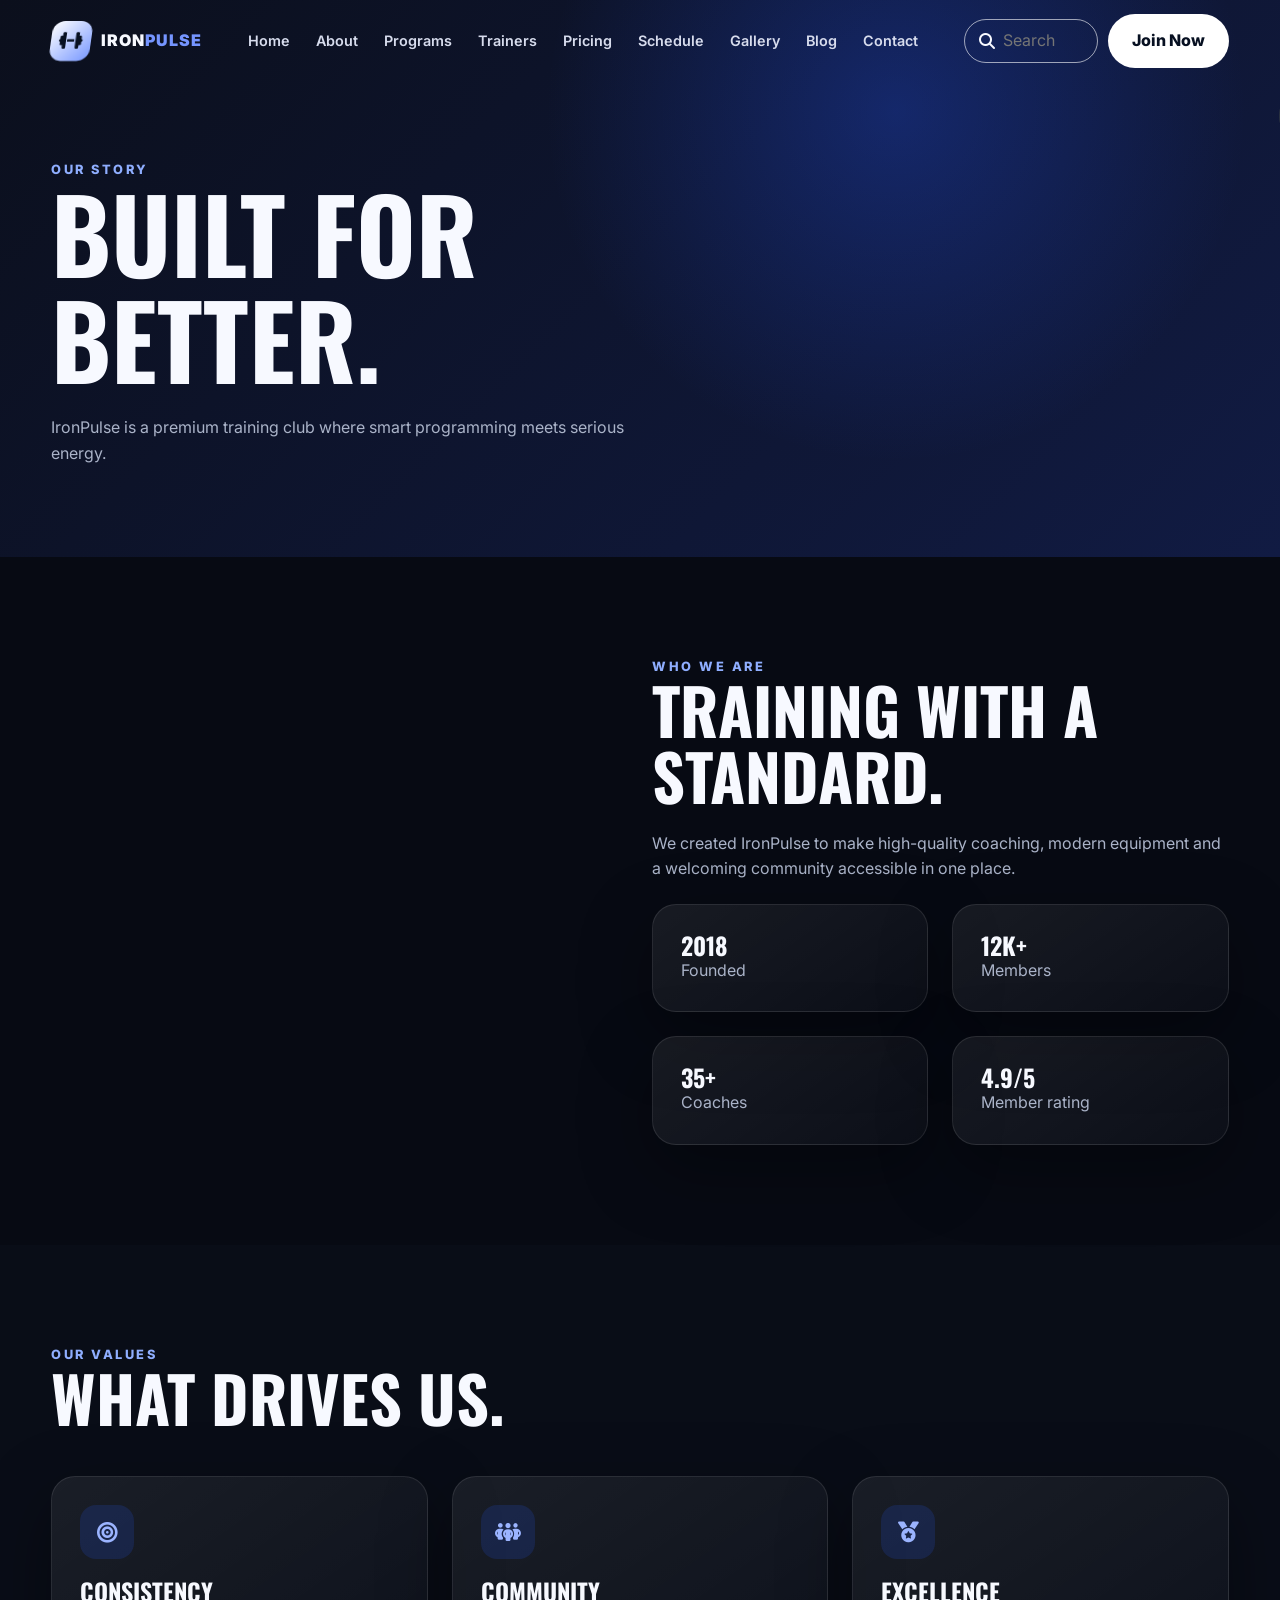
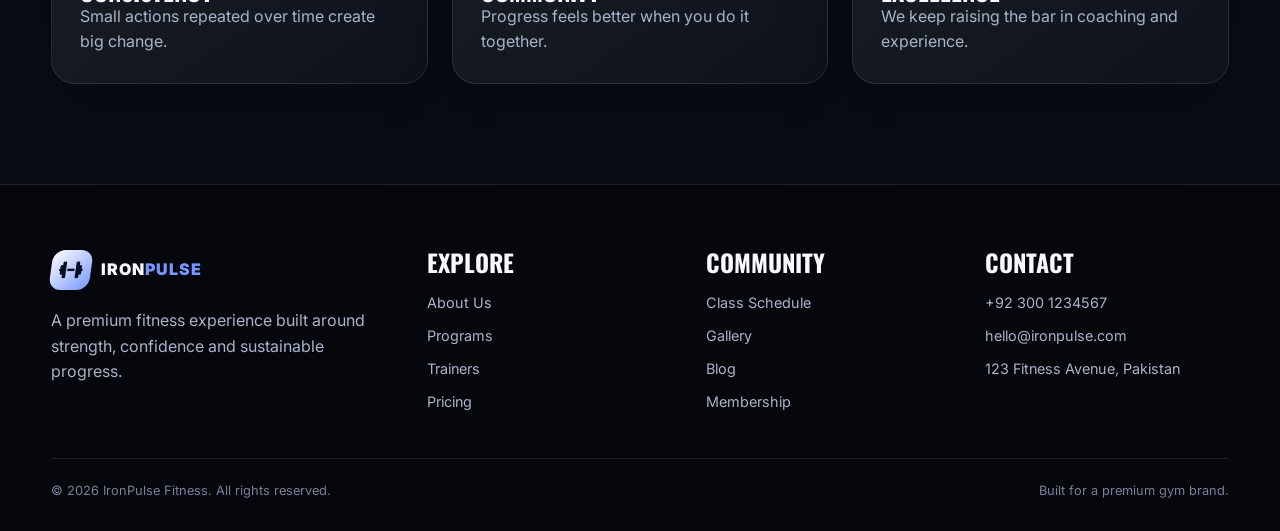
<file: about.html>
<!doctype html><html lang="en"><head><meta charset="utf-8"><meta name="viewport" content="width=device-width,initial-scale=1"><title>About | IronPulse Fitness</title><link rel="preconnect" href="https://fonts.googleapis.com"><link rel="stylesheet" href="style.css"><link rel="stylesheet" href="https://cdnjs.cloudflare.com/ajax/libs/font-awesome/6.5.2/css/all.min.css"></head><body>
<header>
<nav class="nav container">
  <a class="logo" href="index.html"><span class="logo-mark"><i class="fa-solid fa-dumbbell"></i></span><span>IRON<span style="color:#7595ff">PULSE</span></span></a>
  <div class="nav-links">
    <a href="index.html">Home</a><a href="about.html">About</a><a href="programs.html">Programs</a><a href="trainers.html">Trainers</a><a href="pricing.html">Pricing</a><a href="schedule.html">Schedule</a><a href="gallery.html">Gallery</a><a href="blog.html">Blog</a><a href="contact.html">Contact</a>
  </div>
  <div class="nav-actions"><div class="search"><i class="fa-solid fa-magnifying-glass"></i><input placeholder="Search"></div><a class="btn btn-primary" href="membership.html">Join Now</a><button class="menu-btn"><i class="fa-solid fa-bars"></i></button></div>
</nav>
</header><main><section class="page-hero"><div class="container reveal"><div class="kicker">Our Story</div><h1>Built for<br>Better.</h1><p class="lead" style="margin-top:24px">IronPulse is a premium training club where smart programming meets serious energy.</p></div></section>
<section class="section"><div class="container grid grid-2"><div class="feature-img two reveal"></div><div class="reveal"><div class="kicker">Who We Are</div><h2>Training with a standard.</h2><p class="lead" style="margin:22px 0">We created IronPulse to make high-quality coaching, modern equipment and a welcoming community accessible in one place.</p><div class="grid grid-2"><div class="card"><h3>2018</h3><p class="muted">Founded</p></div><div class="card"><h3>12K+</h3><p class="muted">Members</p></div><div class="card"><h3>35+</h3><p class="muted">Coaches</p></div><div class="card"><h3>4.9/5</h3><p class="muted">Member rating</p></div></div></div></div></section>
<section class="section" style="background:#090d17"><div class="container"><div class="section-head reveal"><div><div class="kicker">Our Values</div><h2>What drives us.</h2></div></div><div class="grid grid-3"><div class="card reveal"><div class="icon-box"><i class="fa-solid fa-bullseye"></i></div><h3>Consistency</h3><p class="muted">Small actions repeated over time create big change.</p></div><div class="card reveal"><div class="icon-box"><i class="fa-solid fa-people-group"></i></div><h3>Community</h3><p class="muted">Progress feels better when you do it together.</p></div><div class="card reveal"><div class="icon-box"><i class="fa-solid fa-medal"></i></div><h3>Excellence</h3><p class="muted">We keep raising the bar in coaching and experience.</p></div></div></div></section></main>
<footer><div class="container">
<div class="footer-grid">
<div><a class="logo" href="index.html"><span class="logo-mark"><i class="fa-solid fa-dumbbell"></i></span><span>IRON<span style="color:#7595ff">PULSE</span></span></a><p class="muted" style="margin-top:18px;max-width:340px">A premium fitness experience built around strength, confidence and sustainable progress.</p></div>
<div><h3>Explore</h3><div class="footer-links" style="margin-top:16px"><a href="about.html">About Us</a><a href="programs.html">Programs</a><a href="trainers.html">Trainers</a><a href="pricing.html">Pricing</a></div></div>
<div><h3>Community</h3><div class="footer-links" style="margin-top:16px"><a href="schedule.html">Class Schedule</a><a href="gallery.html">Gallery</a><a href="blog.html">Blog</a><a href="membership.html">Membership</a></div></div>
<div><h3>Contact</h3><div class="footer-links" style="margin-top:16px"><span>+92 300 1234567</span><span>hello@ironpulse.com</span><span>123 Fitness Avenue, Pakistan</span></div></div>
</div>
<div class="copyright"><span>© 2026 IronPulse Fitness. All rights reserved.</span><span>Built for a premium gym brand.</span></div>
</div></footer>
<button class="backtop"><i class="fa-solid fa-arrow-up"></i></button><div class="toast"></div><script src="script.js"></script></body></html>
</file>
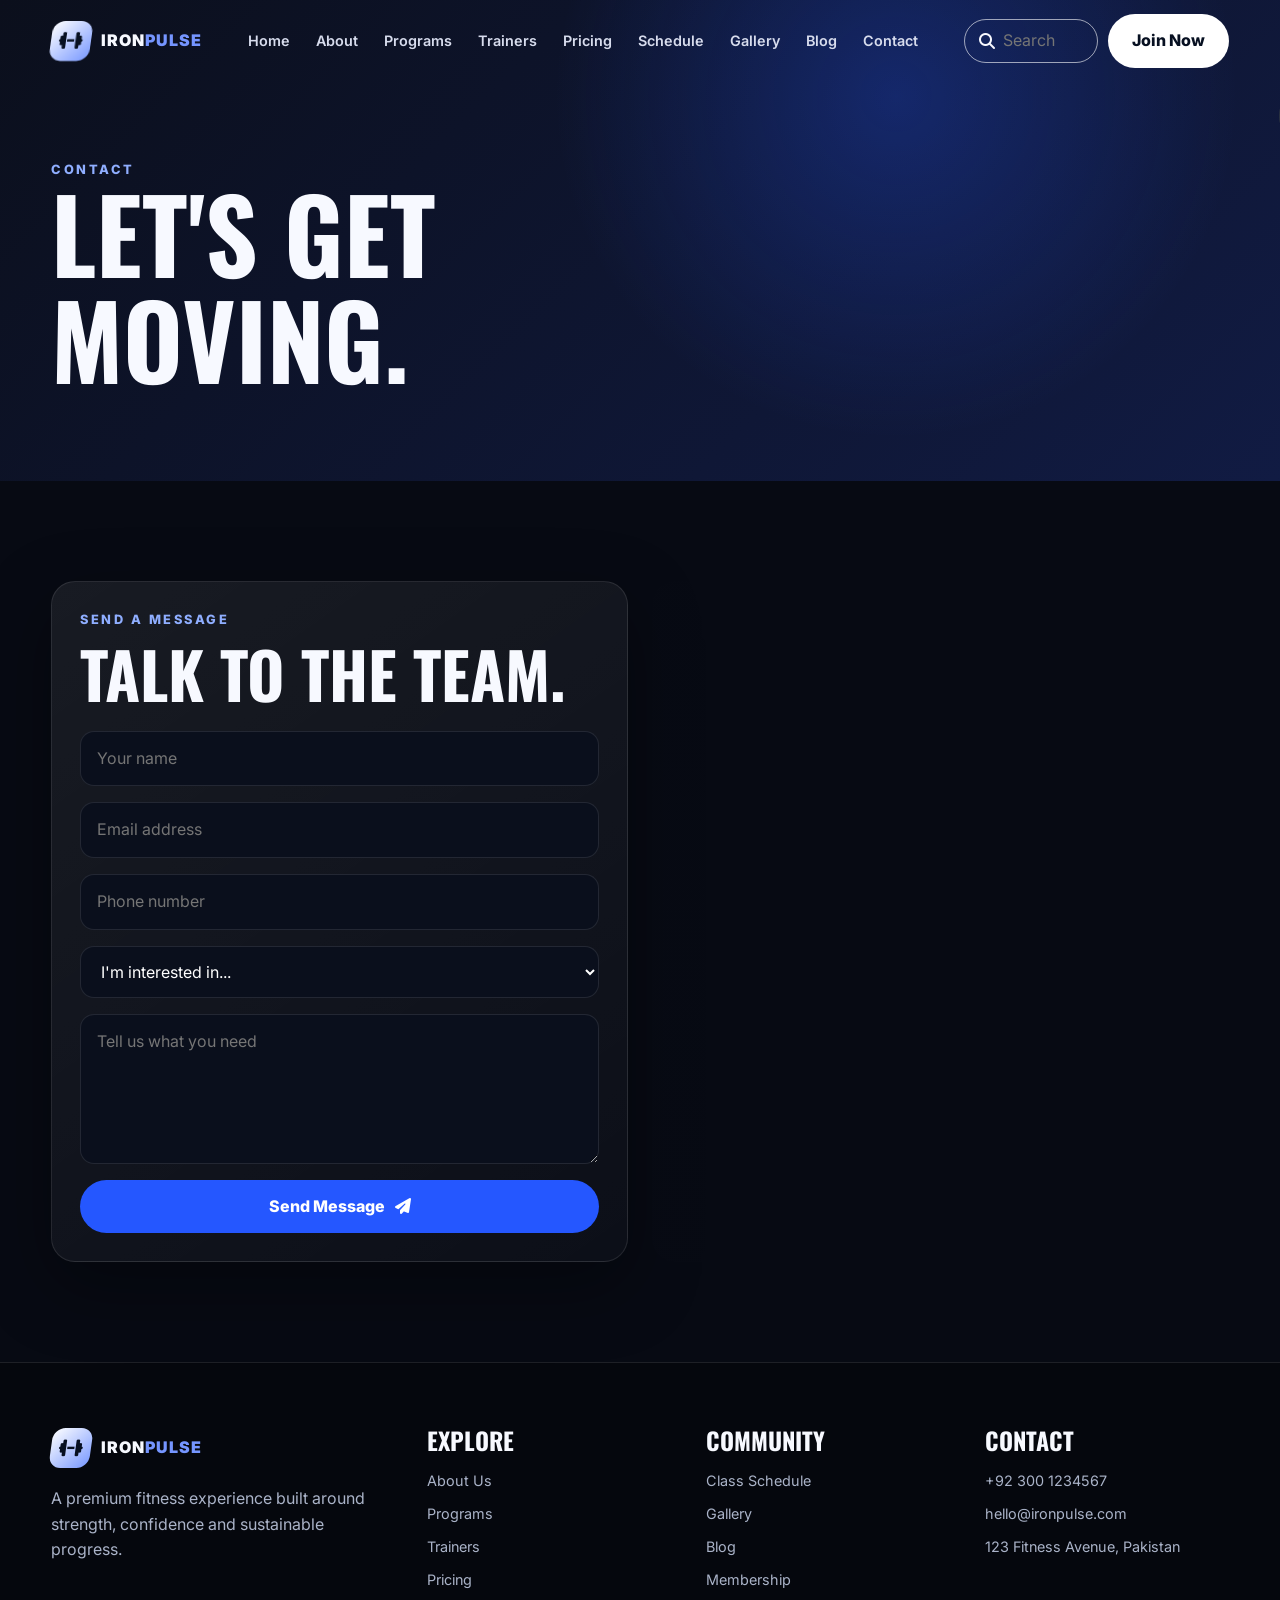
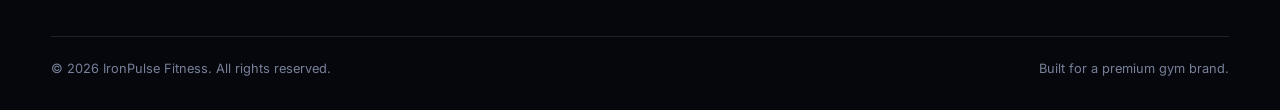
<file: contact.html>
<!doctype html><html lang="en"><head><meta charset="utf-8"><meta name="viewport" content="width=device-width,initial-scale=1"><title>Contact | IronPulse Fitness</title><link rel="preconnect" href="https://fonts.googleapis.com"><link rel="stylesheet" href="style.css"><link rel="stylesheet" href="https://cdnjs.cloudflare.com/ajax/libs/font-awesome/6.5.2/css/all.min.css"></head><body>
<header>
<nav class="nav container">
  <a class="logo" href="index.html"><span class="logo-mark"><i class="fa-solid fa-dumbbell"></i></span><span>IRON<span style="color:#7595ff">PULSE</span></span></a>
  <div class="nav-links">
    <a href="index.html">Home</a><a href="about.html">About</a><a href="programs.html">Programs</a><a href="trainers.html">Trainers</a><a href="pricing.html">Pricing</a><a href="schedule.html">Schedule</a><a href="gallery.html">Gallery</a><a href="blog.html">Blog</a><a href="contact.html">Contact</a>
  </div>
  <div class="nav-actions"><div class="search"><i class="fa-solid fa-magnifying-glass"></i><input placeholder="Search"></div><a class="btn btn-primary" href="membership.html">Join Now</a><button class="menu-btn"><i class="fa-solid fa-bars"></i></button></div>
</nav>
</header><main><section class="page-hero"><div class="container reveal"><div class="kicker">Contact</div><h1>Let's Get<br>Moving.</h1></div></section><section class="section"><div class="container grid grid-2"><div class="card reveal"><div class="kicker">Send A Message</div><h2 style="margin:10px 0 24px">Talk to the team.</h2><form class="form"><input required placeholder="Your name"><input required type="email" placeholder="Email address"><input placeholder="Phone number"><select><option>I'm interested in...</option><option>Membership</option><option>Personal Training</option><option>Group Classes</option><option>Gym Tour</option></select><textarea placeholder="Tell us what you need"></textarea><button class="btn btn-blue" type="submit">Send Message <i class="fa-solid fa-paper-plane"></i></button></form></div><div class="contact-map reveal"></div></div></section></main>
<footer><div class="container">
<div class="footer-grid">
<div><a class="logo" href="index.html"><span class="logo-mark"><i class="fa-solid fa-dumbbell"></i></span><span>IRON<span style="color:#7595ff">PULSE</span></span></a><p class="muted" style="margin-top:18px;max-width:340px">A premium fitness experience built around strength, confidence and sustainable progress.</p></div>
<div><h3>Explore</h3><div class="footer-links" style="margin-top:16px"><a href="about.html">About Us</a><a href="programs.html">Programs</a><a href="trainers.html">Trainers</a><a href="pricing.html">Pricing</a></div></div>
<div><h3>Community</h3><div class="footer-links" style="margin-top:16px"><a href="schedule.html">Class Schedule</a><a href="gallery.html">Gallery</a><a href="blog.html">Blog</a><a href="membership.html">Membership</a></div></div>
<div><h3>Contact</h3><div class="footer-links" style="margin-top:16px"><span>+92 300 1234567</span><span>hello@ironpulse.com</span><span>123 Fitness Avenue, Pakistan</span></div></div>
</div>
<div class="copyright"><span>© 2026 IronPulse Fitness. All rights reserved.</span><span>Built for a premium gym brand.</span></div>
</div></footer>
<button class="backtop"><i class="fa-solid fa-arrow-up"></i></button><div class="toast"></div><script src="script.js"></script></body></html>
</file>
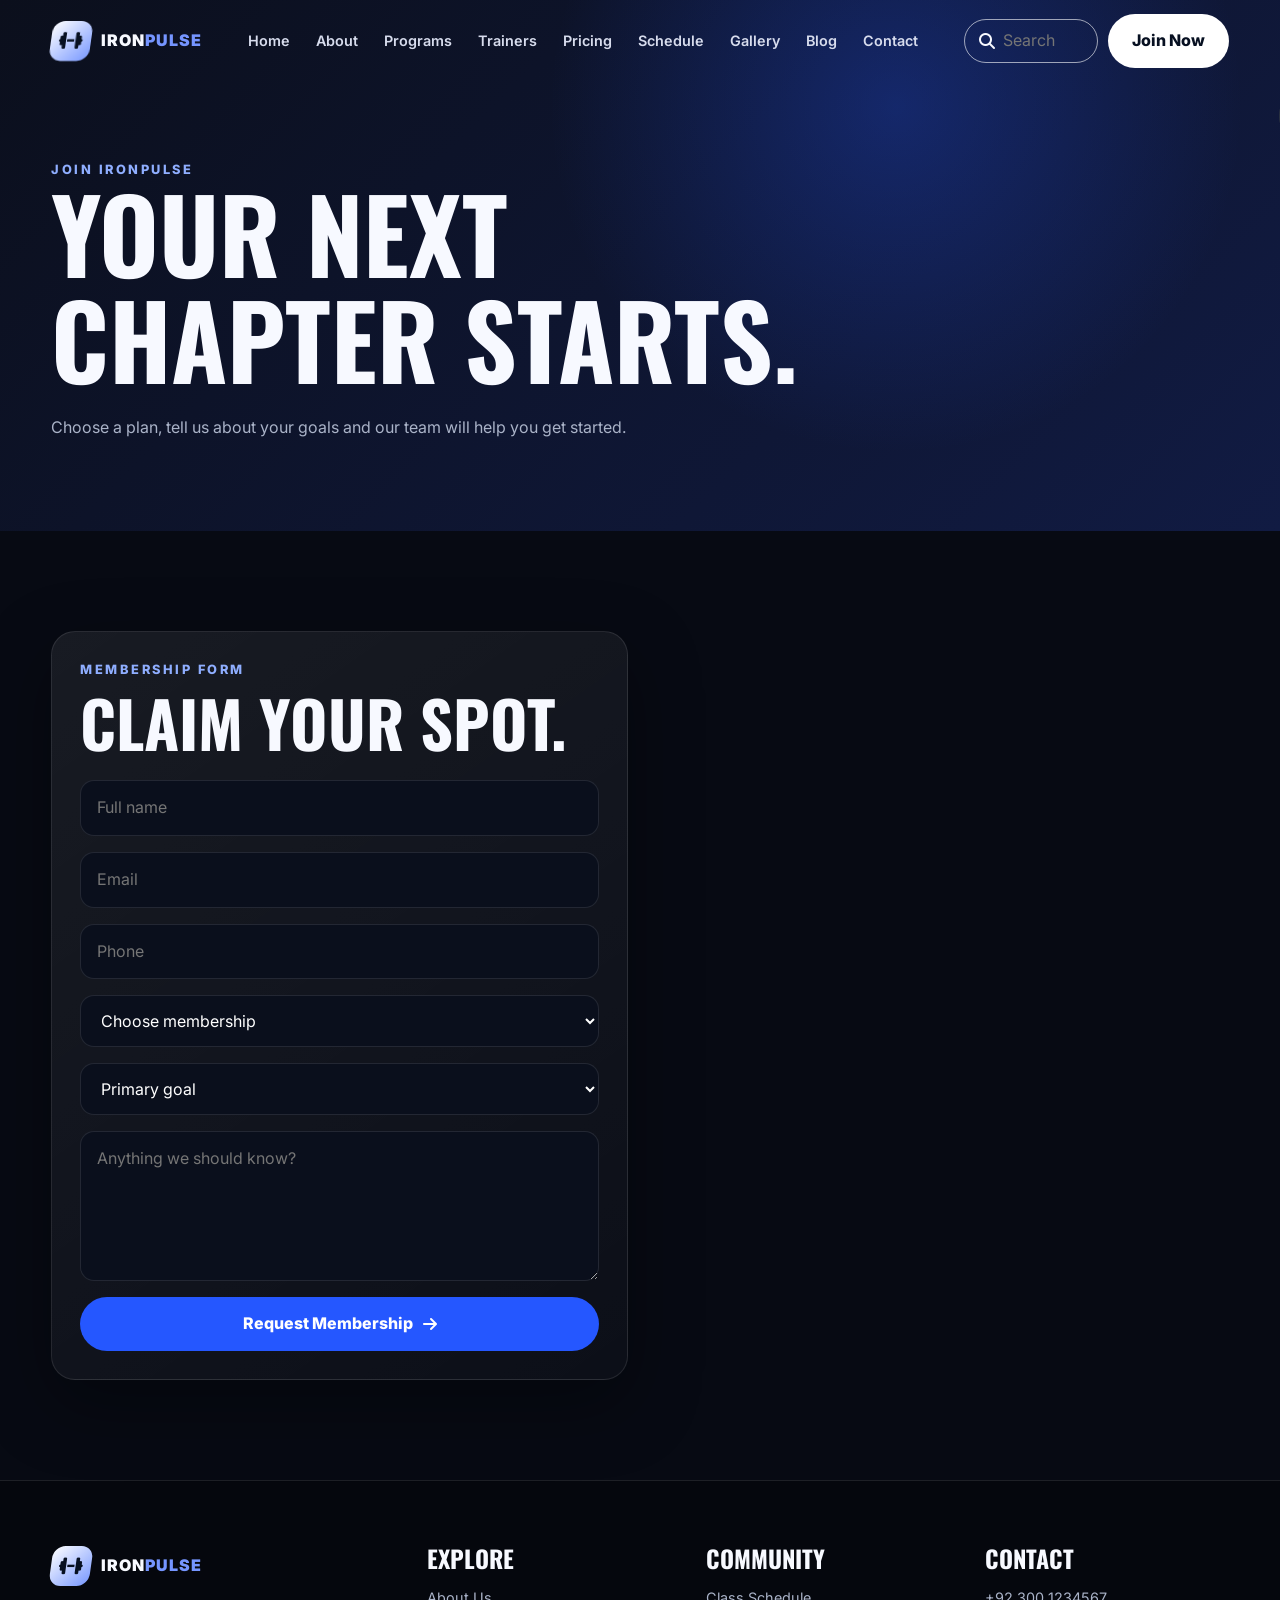
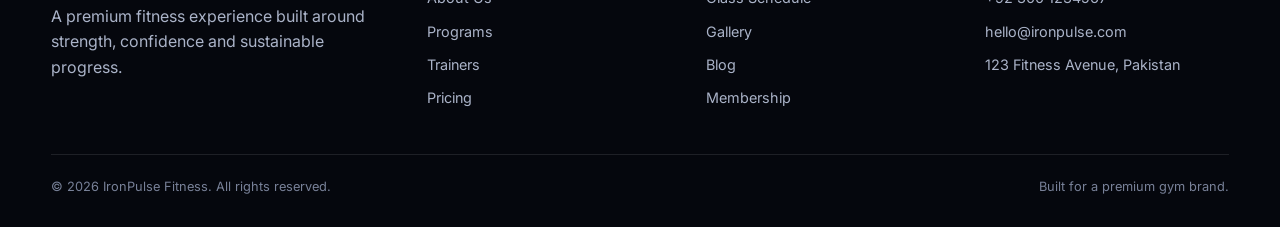
<file: membership.html>
<!doctype html><html lang="en"><head><meta charset="utf-8"><meta name="viewport" content="width=device-width,initial-scale=1"><title>Membership | IronPulse Fitness</title><link rel="preconnect" href="https://fonts.googleapis.com"><link rel="stylesheet" href="style.css"><link rel="stylesheet" href="https://cdnjs.cloudflare.com/ajax/libs/font-awesome/6.5.2/css/all.min.css"></head><body>
<header>
<nav class="nav container">
  <a class="logo" href="index.html"><span class="logo-mark"><i class="fa-solid fa-dumbbell"></i></span><span>IRON<span style="color:#7595ff">PULSE</span></span></a>
  <div class="nav-links">
    <a href="index.html">Home</a><a href="about.html">About</a><a href="programs.html">Programs</a><a href="trainers.html">Trainers</a><a href="pricing.html">Pricing</a><a href="schedule.html">Schedule</a><a href="gallery.html">Gallery</a><a href="blog.html">Blog</a><a href="contact.html">Contact</a>
  </div>
  <div class="nav-actions"><div class="search"><i class="fa-solid fa-magnifying-glass"></i><input placeholder="Search"></div><a class="btn btn-primary" href="membership.html">Join Now</a><button class="menu-btn"><i class="fa-solid fa-bars"></i></button></div>
</nav>
</header><main><section class="page-hero"><div class="container reveal"><div class="kicker">Join IronPulse</div><h1>Your Next<br>Chapter Starts.</h1><p class="lead" style="margin-top:24px">Choose a plan, tell us about your goals and our team will help you get started.</p></div></section><section class="section"><div class="container grid grid-2"><div class="card reveal"><div class="kicker">Membership Form</div><h2 style="margin:10px 0 24px">Claim your spot.</h2><form class="form"><input required placeholder="Full name"><input required type="email" placeholder="Email"><input placeholder="Phone"><select required><option value="">Choose membership</option><option>Starter</option><option>Pro</option><option>Elite</option></select><select><option>Primary goal</option><option>Build strength</option><option>Improve fitness</option><option>Performance</option><option>Mobility</option></select><textarea placeholder="Anything we should know?"></textarea><button class="btn btn-blue" type="submit">Request Membership <i class="fa-solid fa-arrow-right"></i></button></form></div><div class="reveal"><div class="feature-img three" style="min-height:620px"></div></div></div></section></main>
<footer><div class="container">
<div class="footer-grid">
<div><a class="logo" href="index.html"><span class="logo-mark"><i class="fa-solid fa-dumbbell"></i></span><span>IRON<span style="color:#7595ff">PULSE</span></span></a><p class="muted" style="margin-top:18px;max-width:340px">A premium fitness experience built around strength, confidence and sustainable progress.</p></div>
<div><h3>Explore</h3><div class="footer-links" style="margin-top:16px"><a href="about.html">About Us</a><a href="programs.html">Programs</a><a href="trainers.html">Trainers</a><a href="pricing.html">Pricing</a></div></div>
<div><h3>Community</h3><div class="footer-links" style="margin-top:16px"><a href="schedule.html">Class Schedule</a><a href="gallery.html">Gallery</a><a href="blog.html">Blog</a><a href="membership.html">Membership</a></div></div>
<div><h3>Contact</h3><div class="footer-links" style="margin-top:16px"><span>+92 300 1234567</span><span>hello@ironpulse.com</span><span>123 Fitness Avenue, Pakistan</span></div></div>
</div>
<div class="copyright"><span>© 2026 IronPulse Fitness. All rights reserved.</span><span>Built for a premium gym brand.</span></div>
</div></footer>
<button class="backtop"><i class="fa-solid fa-arrow-up"></i></button><div class="toast"></div><script src="script.js"></script></body></html>
</file>
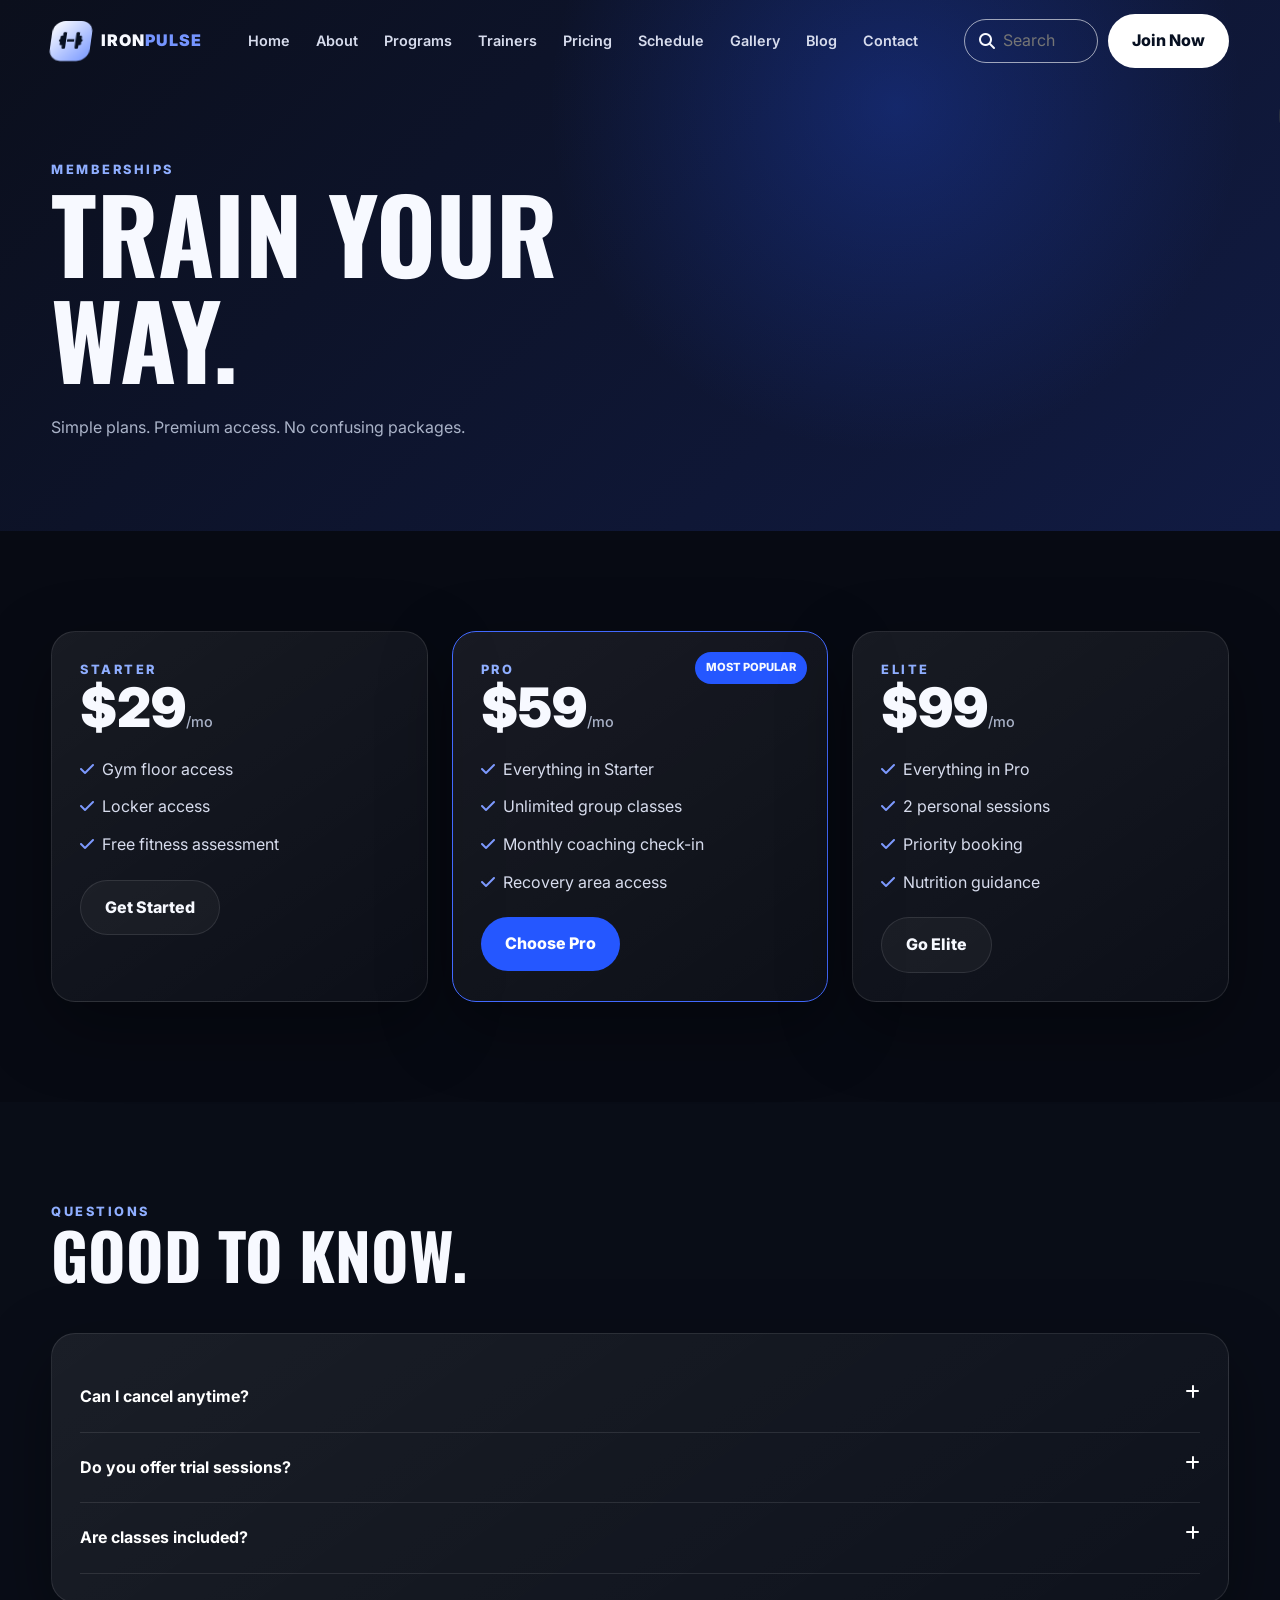
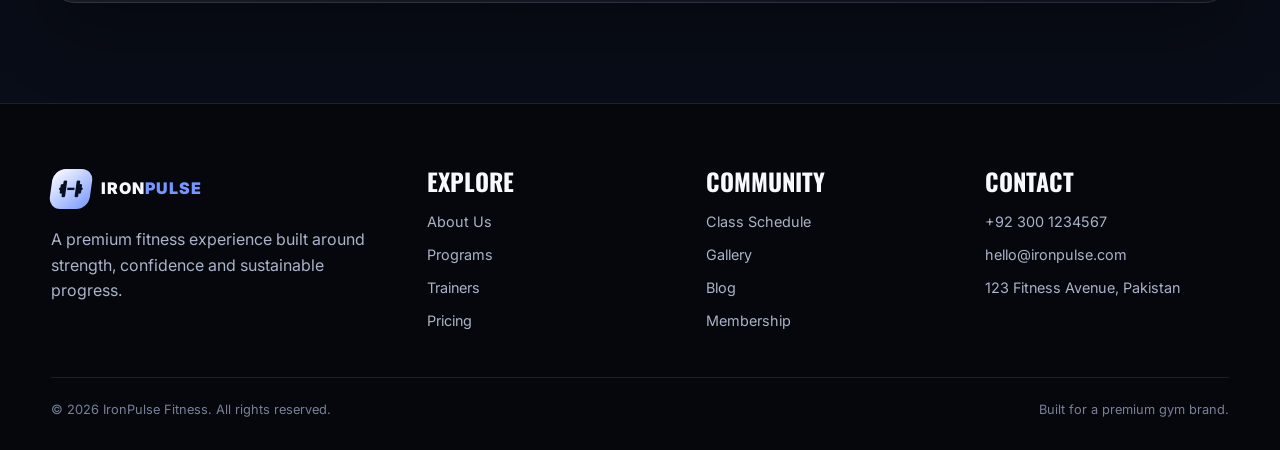
<file: pricing.html>
<!doctype html><html lang="en"><head><meta charset="utf-8"><meta name="viewport" content="width=device-width,initial-scale=1"><title>Pricing | IronPulse Fitness</title><link rel="preconnect" href="https://fonts.googleapis.com"><link rel="stylesheet" href="style.css"><link rel="stylesheet" href="https://cdnjs.cloudflare.com/ajax/libs/font-awesome/6.5.2/css/all.min.css"></head><body>
<header>
<nav class="nav container">
  <a class="logo" href="index.html"><span class="logo-mark"><i class="fa-solid fa-dumbbell"></i></span><span>IRON<span style="color:#7595ff">PULSE</span></span></a>
  <div class="nav-links">
    <a href="index.html">Home</a><a href="about.html">About</a><a href="programs.html">Programs</a><a href="trainers.html">Trainers</a><a href="pricing.html">Pricing</a><a href="schedule.html">Schedule</a><a href="gallery.html">Gallery</a><a href="blog.html">Blog</a><a href="contact.html">Contact</a>
  </div>
  <div class="nav-actions"><div class="search"><i class="fa-solid fa-magnifying-glass"></i><input placeholder="Search"></div><a class="btn btn-primary" href="membership.html">Join Now</a><button class="menu-btn"><i class="fa-solid fa-bars"></i></button></div>
</nav>
</header><main><section class="page-hero"><div class="container reveal"><div class="kicker">Memberships</div><h1>Train Your<br>Way.</h1><p class="lead" style="margin-top:24px">Simple plans. Premium access. No confusing packages.</p></div></section><section class="section"><div class="container grid grid-3">
<div class="card price-card reveal"><div class="kicker">Starter</div><div class="price">$29<small>/mo</small></div><ul class="list"><li><i class="fa-solid fa-check"></i>Gym floor access</li><li><i class="fa-solid fa-check"></i>Locker access</li><li><i class="fa-solid fa-check"></i>Free fitness assessment</li></ul><a class="btn btn-ghost" href="membership.html">Get Started</a></div>
<div class="card price-card popular reveal"><span class="popular-badge">MOST POPULAR</span><div class="kicker">Pro</div><div class="price">$59<small>/mo</small></div><ul class="list"><li><i class="fa-solid fa-check"></i>Everything in Starter</li><li><i class="fa-solid fa-check"></i>Unlimited group classes</li><li><i class="fa-solid fa-check"></i>Monthly coaching check-in</li><li><i class="fa-solid fa-check"></i>Recovery area access</li></ul><a class="btn btn-blue" href="membership.html">Choose Pro</a></div>
<div class="card price-card reveal"><div class="kicker">Elite</div><div class="price">$99<small>/mo</small></div><ul class="list"><li><i class="fa-solid fa-check"></i>Everything in Pro</li><li><i class="fa-solid fa-check"></i>2 personal sessions</li><li><i class="fa-solid fa-check"></i>Priority booking</li><li><i class="fa-solid fa-check"></i>Nutrition guidance</li></ul><a class="btn btn-ghost" href="membership.html">Go Elite</a></div>
</div></section><section class="section" style="background:#090d17"><div class="container"><div class="section-head reveal"><div><div class="kicker">Questions</div><h2>Good to know.</h2></div></div><div class="card"><div class="faq"><button>Can I cancel anytime? <i class="fa-solid fa-plus"></i></button><p>Yes. Membership terms can be customized for your gym.</p></div><div class="faq"><button>Do you offer trial sessions? <i class="fa-solid fa-plus"></i></button><p>Yes. Use the contact page to request a trial or tour.</p></div><div class="faq"><button>Are classes included? <i class="fa-solid fa-plus"></i></button><p>Group classes are included with selected plans.</p></div></div></div></section></main>
<footer><div class="container">
<div class="footer-grid">
<div><a class="logo" href="index.html"><span class="logo-mark"><i class="fa-solid fa-dumbbell"></i></span><span>IRON<span style="color:#7595ff">PULSE</span></span></a><p class="muted" style="margin-top:18px;max-width:340px">A premium fitness experience built around strength, confidence and sustainable progress.</p></div>
<div><h3>Explore</h3><div class="footer-links" style="margin-top:16px"><a href="about.html">About Us</a><a href="programs.html">Programs</a><a href="trainers.html">Trainers</a><a href="pricing.html">Pricing</a></div></div>
<div><h3>Community</h3><div class="footer-links" style="margin-top:16px"><a href="schedule.html">Class Schedule</a><a href="gallery.html">Gallery</a><a href="blog.html">Blog</a><a href="membership.html">Membership</a></div></div>
<div><h3>Contact</h3><div class="footer-links" style="margin-top:16px"><span>+92 300 1234567</span><span>hello@ironpulse.com</span><span>123 Fitness Avenue, Pakistan</span></div></div>
</div>
<div class="copyright"><span>© 2026 IronPulse Fitness. All rights reserved.</span><span>Built for a premium gym brand.</span></div>
</div></footer>
<button class="backtop"><i class="fa-solid fa-arrow-up"></i></button><div class="toast"></div><script src="script.js"></script></body></html>
</file>
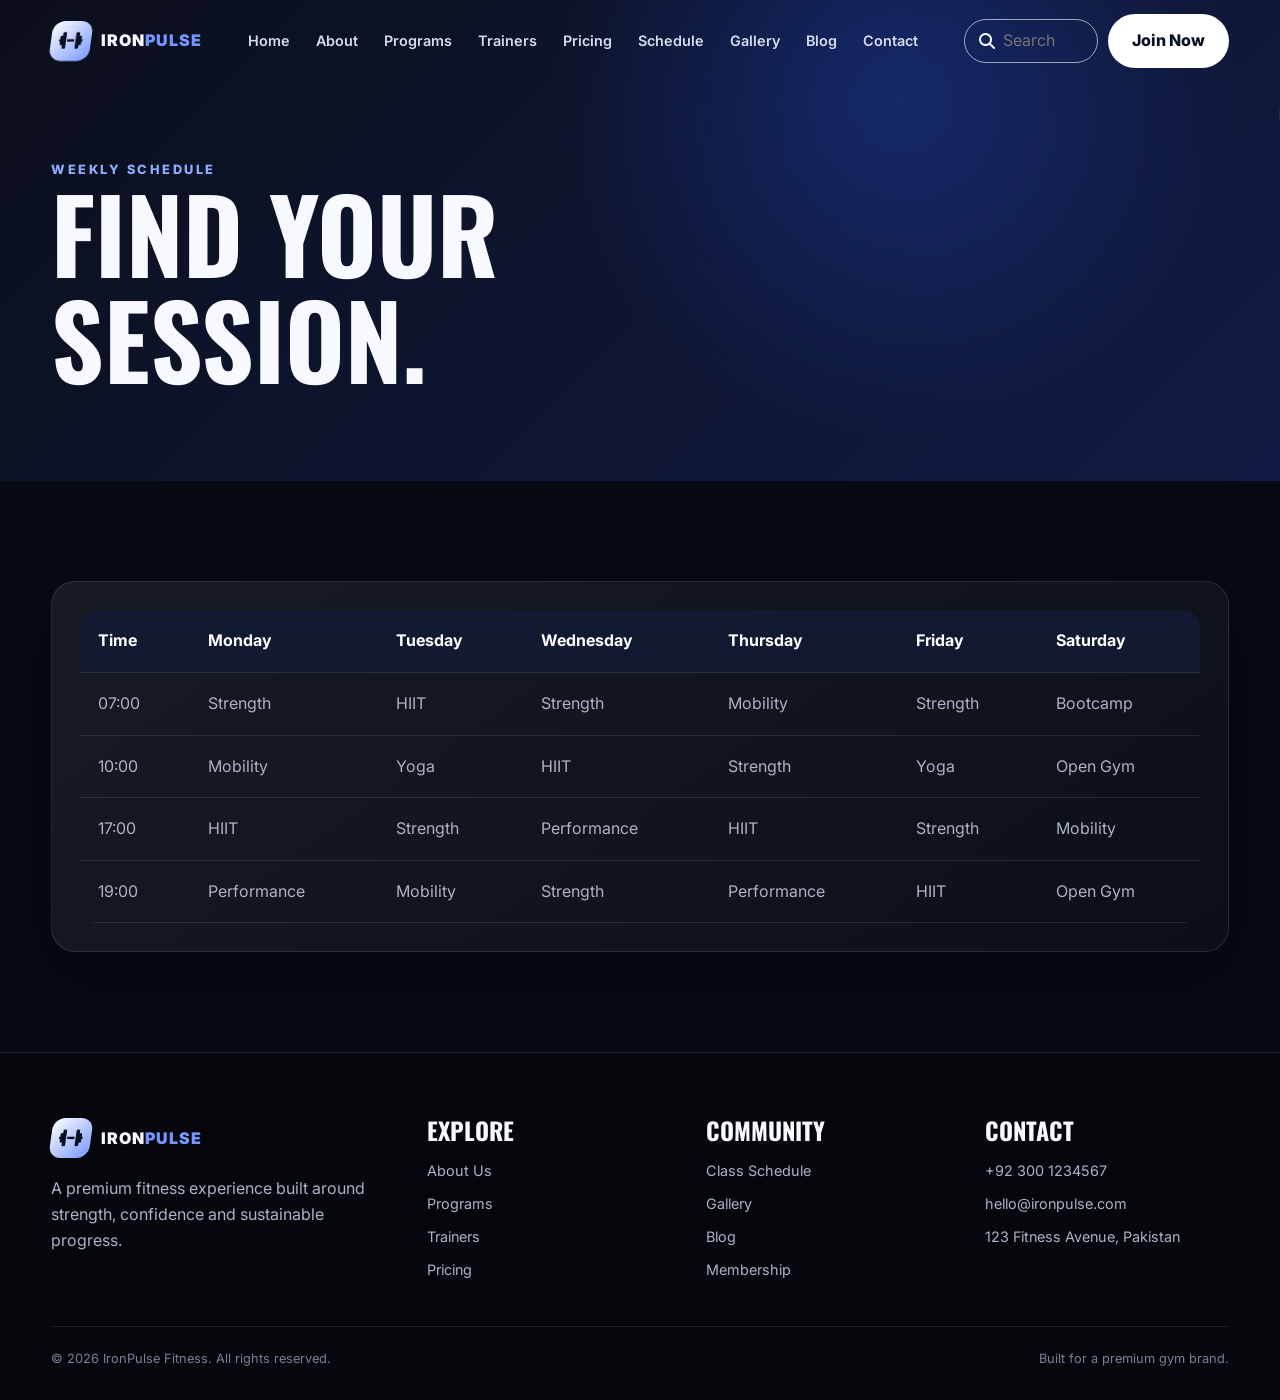
<file: schedule.html>
<!doctype html><html lang="en"><head><meta charset="utf-8"><meta name="viewport" content="width=device-width,initial-scale=1"><title>Schedule | IronPulse Fitness</title><link rel="preconnect" href="https://fonts.googleapis.com"><link rel="stylesheet" href="style.css"><link rel="stylesheet" href="https://cdnjs.cloudflare.com/ajax/libs/font-awesome/6.5.2/css/all.min.css"></head><body>
<header>
<nav class="nav container">
  <a class="logo" href="index.html"><span class="logo-mark"><i class="fa-solid fa-dumbbell"></i></span><span>IRON<span style="color:#7595ff">PULSE</span></span></a>
  <div class="nav-links">
    <a href="index.html">Home</a><a href="about.html">About</a><a href="programs.html">Programs</a><a href="trainers.html">Trainers</a><a href="pricing.html">Pricing</a><a href="schedule.html">Schedule</a><a href="gallery.html">Gallery</a><a href="blog.html">Blog</a><a href="contact.html">Contact</a>
  </div>
  <div class="nav-actions"><div class="search"><i class="fa-solid fa-magnifying-glass"></i><input placeholder="Search"></div><a class="btn btn-primary" href="membership.html">Join Now</a><button class="menu-btn"><i class="fa-solid fa-bars"></i></button></div>
</nav>
</header><main><section class="page-hero"><div class="container reveal"><div class="kicker">Weekly Schedule</div><h1>Find Your<br>Session.</h1></div></section><section class="section"><div class="container card reveal" style="overflow:auto"><table class="schedule"><thead><tr><th>Time</th><th>Monday</th><th>Tuesday</th><th>Wednesday</th><th>Thursday</th><th>Friday</th><th>Saturday</th></tr></thead><tbody><tr><td>07:00</td><td>Strength</td><td>HIIT</td><td>Strength</td><td>Mobility</td><td>Strength</td><td>Bootcamp</td></tr><tr><td>10:00</td><td>Mobility</td><td>Yoga</td><td>HIIT</td><td>Strength</td><td>Yoga</td><td>Open Gym</td></tr><tr><td>17:00</td><td>HIIT</td><td>Strength</td><td>Performance</td><td>HIIT</td><td>Strength</td><td>Mobility</td></tr><tr><td>19:00</td><td>Performance</td><td>Mobility</td><td>Strength</td><td>Performance</td><td>HIIT</td><td>Open Gym</td></tr></tbody></table></div></section></main>
<footer><div class="container">
<div class="footer-grid">
<div><a class="logo" href="index.html"><span class="logo-mark"><i class="fa-solid fa-dumbbell"></i></span><span>IRON<span style="color:#7595ff">PULSE</span></span></a><p class="muted" style="margin-top:18px;max-width:340px">A premium fitness experience built around strength, confidence and sustainable progress.</p></div>
<div><h3>Explore</h3><div class="footer-links" style="margin-top:16px"><a href="about.html">About Us</a><a href="programs.html">Programs</a><a href="trainers.html">Trainers</a><a href="pricing.html">Pricing</a></div></div>
<div><h3>Community</h3><div class="footer-links" style="margin-top:16px"><a href="schedule.html">Class Schedule</a><a href="gallery.html">Gallery</a><a href="blog.html">Blog</a><a href="membership.html">Membership</a></div></div>
<div><h3>Contact</h3><div class="footer-links" style="margin-top:16px"><span>+92 300 1234567</span><span>hello@ironpulse.com</span><span>123 Fitness Avenue, Pakistan</span></div></div>
</div>
<div class="copyright"><span>© 2026 IronPulse Fitness. All rights reserved.</span><span>Built for a premium gym brand.</span></div>
</div></footer>
<button class="backtop"><i class="fa-solid fa-arrow-up"></i></button><div class="toast"></div><script src="script.js"></script></body></html>
</file>
<file: style.css>
@import url('https://fonts.googleapis.com/css2?family=Inter:wght@400;500;600;700;800;900&family=Oswald:wght@500;600;700&display=swap');

:root{
  --bg:#070a13; --panel:#0e1322; --panel2:#12192b; --text:#f7f9ff;
  --muted:#aab3c8; --line:rgba(255,255,255,.1); --blue:#2557ff;
  --blue2:#4b7bff; --accent:#8faeff; --white:#fff;
  --shadow:0 24px 70px rgba(0,0,0,.35); --radius:24px;
}
*{box-sizing:border-box;margin:0;padding:0}
html{scroll-behavior:smooth}
body{font-family:Inter,Arial,sans-serif;background:var(--bg);color:var(--text);line-height:1.6;overflow-x:hidden}
a{text-decoration:none;color:inherit}
img{max-width:100%;display:block}
button,input,textarea,select{font:inherit}
.container{width:min(1180px,92%);margin:auto}
.section{padding:100px 0}
.section-head{display:flex;justify-content:space-between;gap:25px;align-items:end;margin-bottom:45px}
.kicker{color:var(--accent);font-size:.8rem;font-weight:800;letter-spacing:2.5px;text-transform:uppercase}
h1,h2,h3,.display{font-family:Oswald,Inter,sans-serif;text-transform:uppercase;line-height:1.03}
h1{font-size:clamp(3.2rem,8vw,7rem)}
h2{font-size:clamp(2.3rem,5vw,4.2rem)}
h3{font-size:1.5rem}
.lead{color:var(--muted);max-width:620px}
.btn{display:inline-flex;align-items:center;justify-content:center;gap:10px;border:0;border-radius:999px;padding:14px 24px;font-weight:800;cursor:pointer;transition:.25s}
.btn-primary{background:var(--white);color:#071021}
.btn-primary:hover{transform:translateY(-3px);box-shadow:0 12px 30px rgba(255,255,255,.18)}
.btn-blue{background:var(--blue);color:white}
.btn-blue:hover{background:var(--blue2);transform:translateY(-3px)}
.btn-ghost{border:1px solid var(--line);background:rgba(255,255,255,.04)}
.btn-ghost:hover{background:rgba(255,255,255,.1)}
.grid{display:grid;gap:24px}
.grid-2{grid-template-columns:repeat(2,1fr)}
.grid-3{grid-template-columns:repeat(3,1fr)}
.grid-4{grid-template-columns:repeat(4,1fr)}
.card{background:linear-gradient(145deg,rgba(255,255,255,.07),rgba(255,255,255,.025));border:1px solid var(--line);border-radius:var(--radius);padding:28px;box-shadow:var(--shadow)}
.muted{color:var(--muted)}
header{position:fixed;z-index:1000;top:0;left:0;width:100%;transition:.3s}
header.scrolled{background:rgba(5,8,16,.88);backdrop-filter:blur(18px);border-bottom:1px solid var(--line)}
.nav{height:82px;display:flex;align-items:center;justify-content:space-between;gap:20px}
.logo{display:flex;align-items:center;gap:10px;font-weight:900;letter-spacing:1px}
.logo-mark{width:40px;height:40px;border-radius:12px;background:linear-gradient(135deg,#fff,#7898ff);display:grid;place-items:center;color:#071021;transform:skew(-8deg)}
.logo-mark i{font-size:19px}
.nav-links{display:flex;align-items:center;gap:26px;color:#d7dced;font-size:.9rem;font-weight:600}
.nav-links a{position:relative}
.nav-links a:after{content:"";position:absolute;left:0;bottom:-8px;width:0;height:2px;background:var(--white);transition:.25s}
.nav-links a:hover:after,.nav-links a.active:after{width:100%}
.nav-actions{display:flex;gap:10px;align-items:center}
.search{border:1px solid rgba(255,255,255,.6);border-radius:999px;padding:8px 14px;display:flex;gap:8px;align-items:center}
.search input{width:80px;background:transparent;border:0;outline:0;color:white}
.menu-btn{display:none;border:1px solid var(--line);background:transparent;color:white;border-radius:10px;padding:10px 12px}
.hero{min-height:100vh;display:grid;align-items:center;position:relative;isolation:isolate;background:
radial-gradient(circle at 80% 20%,rgba(37,87,255,.32),transparent 30%),
linear-gradient(110deg,#090b12 0%,#101a49 55%,#08102a 100%);overflow:hidden}
.hero:before{content:"";position:absolute;inset:0;z-index:-1;background:linear-gradient(90deg,rgba(7,10,19,.96) 0%,rgba(7,10,19,.68) 43%,rgba(7,10,19,.12) 78%),url('https://images.unsplash.com/photo-1581009146145-b5ef050c2e1a?auto=format&fit=crop&w=1800&q=85') center/cover}
.hero:after{content:"";position:absolute;right:-12%;top:-20%;width:60vw;height:90vh;background:#1740cc;opacity:.35;border-radius:50%;filter:blur(50px);z-index:-1}
.hero-content{padding-top:95px;max-width:760px}
.hero h1 span{display:block;color:white}
.hero h1 .outline{color:transparent;-webkit-text-stroke:1px rgba(255,255,255,.75)}
.hero-copy{max-width:530px;color:#d4daea;margin:25px 0 32px}
.hero-buttons{display:flex;flex-wrap:wrap;gap:12px}
.page-hero{padding:160px 0 90px;background:radial-gradient(circle at 70% 20%,rgba(37,87,255,.28),transparent 35%),linear-gradient(135deg,#0b0f1c,#111b43)}
.stat-strip{margin-top:-50px;position:relative;z-index:2}
.stats{display:grid;grid-template-columns:repeat(4,1fr);background:rgba(13,18,32,.9);border:1px solid var(--line);border-radius:22px;overflow:hidden;backdrop-filter:blur(15px)}
.stat{padding:30px;border-right:1px solid var(--line);text-align:center}.stat:last-child{border:0}
.stat strong{display:block;font-size:2rem}.stat span{color:var(--muted);font-size:.85rem}
.icon-box{width:54px;height:54px;border-radius:16px;background:rgba(37,87,255,.16);display:grid;place-items:center;color:#9bb4ff;font-size:1.3rem;margin-bottom:20px}
.feature-img{border-radius:28px;overflow:hidden;min-height:480px;background-size:cover;background-position:center}
.feature-img.one{background-image:url('https://images.unsplash.com/photo-1534438327276-14e5300c3a48?auto=format&fit=crop&w=1200&q=85')}
.feature-img.two{background-image:url('https://images.unsplash.com/photo-1583454110551-21f2fa2afe61?auto=format&fit=crop&w=1200&q=85')}
.feature-img.three{background-image:url('https://images.unsplash.com/photo-1540497077202-7c8a3999166f?auto=format&fit=crop&w=1200&q=85')}
.program-card{padding:0;overflow:hidden}.program-card img{height:230px;width:100%;object-fit:cover}.program-card .inside{padding:24px}
.program-card .tag{display:inline-block;padding:6px 10px;border-radius:999px;background:rgba(37,87,255,.16);color:#a9bcff;font-size:.72rem;font-weight:800;margin-bottom:14px}
.price{font-size:3.4rem;font-weight:900;line-height:1}.price small{font-size:.9rem;color:var(--muted);font-weight:500}
.price-card{position:relative}.price-card.popular{border-color:#4269ff;transform:translateY(-8px)}.popular-badge{position:absolute;right:20px;top:20px;background:var(--blue);padding:7px 11px;border-radius:999px;font-size:.7rem;font-weight:800}
.list{list-style:none;display:grid;gap:12px;margin:22px 0}.list li{color:#d7dced}.list i{color:#7d9aff;margin-right:8px}
.trainer img{width:100%;height:330px;object-fit:cover;border-radius:18px;margin-bottom:18px}
.trainer-social{display:flex;gap:10px;margin-top:14px}.trainer-social a{width:35px;height:35px;border:1px solid var(--line);border-radius:50%;display:grid;place-items:center}
.schedule{width:100%;border-collapse:collapse;overflow:hidden;border-radius:18px}.schedule th,.schedule td{padding:18px;border-bottom:1px solid var(--line);text-align:left}.schedule th{color:#fff;background:#121a31}.schedule td{color:var(--muted)}
.gallery{columns:3 280px;column-gap:18px}.gallery img{width:100%;border-radius:18px;margin:0 0 18px;break-inside:avoid;transition:.35s}.gallery img:hover{transform:scale(1.02)}
.testimonial{position:relative}.quote{font-size:3rem;color:#6f8fff;line-height:.8}.stars{color:#9eb4ff;letter-spacing:4px}
.faq{border-bottom:1px solid var(--line)}.faq button{width:100%;background:none;color:white;border:0;padding:22px 0;text-align:left;display:flex;justify-content:space-between;font-weight:700;cursor:pointer}.faq p{display:none;color:var(--muted);padding:0 0 22px}.faq.open p{display:block}
.form{display:grid;gap:16px}.form input,.form textarea,.form select{width:100%;background:#0a0f1c;border:1px solid var(--line);color:white;border-radius:14px;padding:14px 16px;outline:0}.form textarea{min-height:150px;resize:vertical}
.contact-map{min-height:100%;border-radius:24px;background:linear-gradient(rgba(7,10,19,.35),rgba(7,10,19,.75)),url('https://images.unsplash.com/photo-1524666041070-9e0c6a1b7c37?auto=format&fit=crop&w=1200&q=80') center/cover}
footer{border-top:1px solid var(--line);padding:65px 0 30px;background:#05070d}.footer-grid{display:grid;grid-template-columns:1.4fr repeat(3,1fr);gap:35px}.footer-links{display:grid;gap:10px;color:var(--muted);font-size:.9rem}.copyright{border-top:1px solid var(--line);margin-top:45px;padding-top:22px;color:#788198;font-size:.8rem;display:flex;justify-content:space-between;gap:15px}
.reveal{opacity:0;transform:translateY(28px);transition:.8s ease}.reveal.show{opacity:1;transform:none}
.float{animation:float 4s ease-in-out infinite}@keyframes float{50%{transform:translateY(-10px)}}
.pulse{animation:pulse 2.2s infinite}@keyframes pulse{50%{box-shadow:0 0 0 12px rgba(37,87,255,0)}}
.marquee{overflow:hidden;border-block:1px solid var(--line);padding:18px 0;background:#090d17}.marquee-track{display:flex;gap:45px;width:max-content;animation:marquee 22s linear infinite}.marquee span{font-family:Oswald;font-size:1.4rem;text-transform:uppercase;white-space:nowrap;color:#9ca8c3}@keyframes marquee{to{transform:translateX(-50%)}}
.backtop{position:fixed;right:22px;bottom:22px;width:44px;height:44px;border-radius:50%;border:1px solid var(--line);background:#10182a;color:white;display:none;z-index:999;cursor:pointer}.backtop.show{display:grid;place-items:center}
.toast{position:fixed;right:20px;top:100px;background:#10182a;border:1px solid var(--line);padding:15px 18px;border-radius:14px;transform:translateX(150%);transition:.3s;z-index:2000}.toast.show{transform:none}
@media(max-width:900px){
 .nav-links{display:none;position:absolute;top:82px;left:4%;right:4%;background:#0b101d;border:1px solid var(--line);padding:20px;border-radius:18px;flex-direction:column;align-items:stretch}
 .nav-links.open{display:flex}.menu-btn{display:block}.search{display:none}.nav-actions .btn{display:none}
 .grid-3,.grid-4{grid-template-columns:repeat(2,1fr)}.stats{grid-template-columns:repeat(2,1fr)}
 .stat:nth-child(2){border-right:0}.stat:nth-child(-n+2){border-bottom:1px solid var(--line)}
 .footer-grid{grid-template-columns:repeat(2,1fr)}
}
@media(max-width:620px){
 .section{padding:70px 0}.grid-2,.grid-3,.grid-4{grid-template-columns:1fr}.stats{grid-template-columns:1fr}.stat{border-right:0!important;border-bottom:1px solid var(--line)}.stat:last-child{border-bottom:0}
 .footer-grid{grid-template-columns:1fr}.copyright{flex-direction:column}.hero h1{font-size:3.6rem}.page-hero{padding-top:135px}
}
</file>
